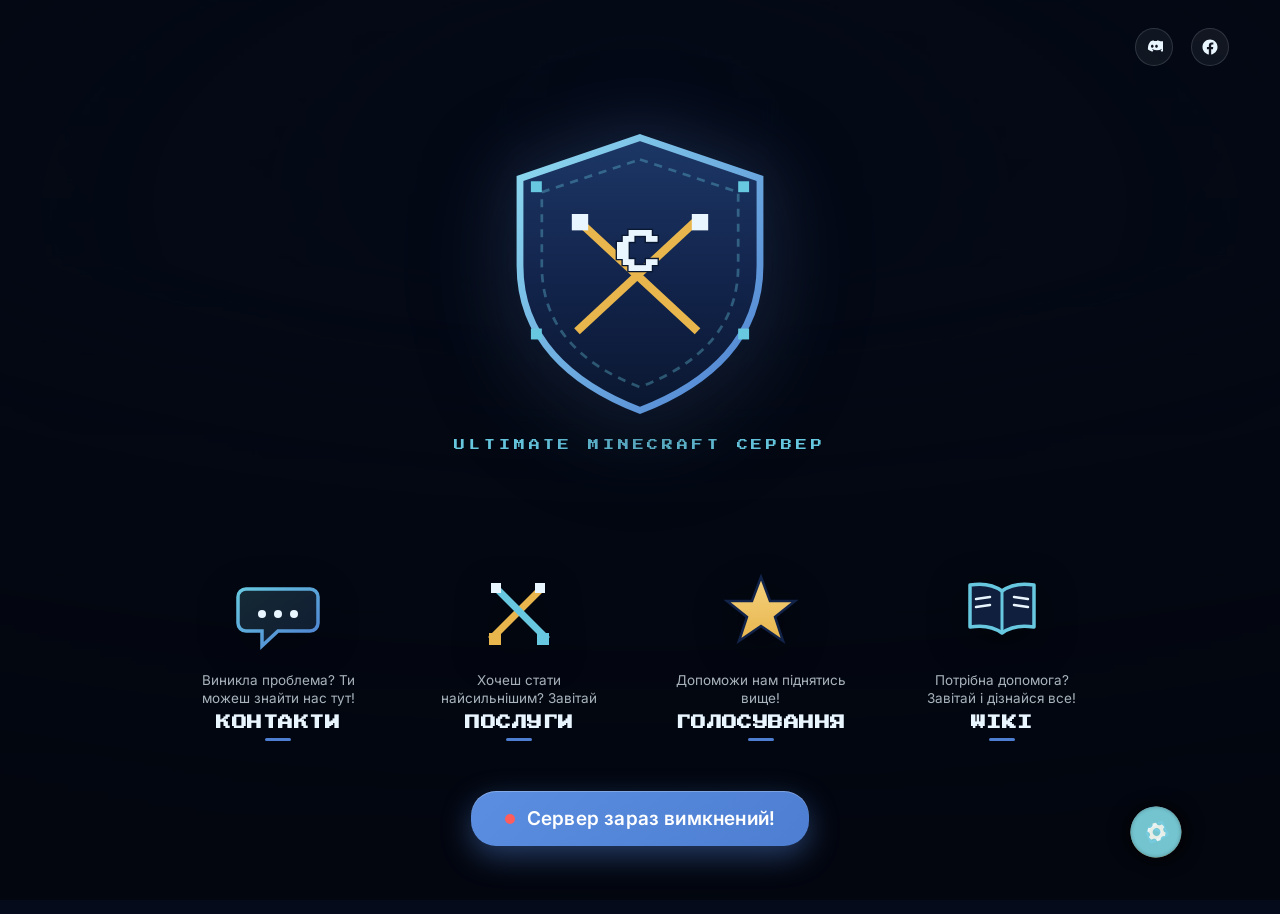
<file: index.html>
<!DOCTYPE html>
<html lang="uk">
<head>
<meta charset="UTF-8">
<meta name="viewport" content="width=device-width, initial-scale=1.0">
<title>Chetos.lt — Ultimate Minecraft Сервер</title>
<link rel="preconnect" href="https://fonts.googleapis.com">
<link rel="preconnect" href="https://fonts.gstatic.com" crossorigin>
<link href="https://fonts.googleapis.com/css2?family=Inter:wght@400;500;600;700&family=Press+Start+2P&display=swap" rel="stylesheet">
<link rel="stylesheet" href="style.css">
<link rel="stylesheet" href="widget.css">
</head>
<body>

<section class="hero">
  <div class="hero__bg"></div>

  <nav class="topbar" aria-label="Соціальні мережі">
    <a href="#" aria-label="Discord" target="_blank" rel="noopener">
      <svg viewBox="0 0 24 24"><path d="M20.317 4.369A19.79 19.79 0 0 0 16.558 3c-.211.375-.406.755-.582 1.14a18.27 18.27 0 0 0-4.052 0A12.9 12.9 0 0 0 11.34 3a19.9 19.9 0 0 0-3.76 1.37C4.4 8.06 3.68 11.65 3.94 15.19a19.9 19.9 0 0 0 5.99 3.02c.48-.65.91-1.35 1.28-2.08a12.9 12.9 0 0 1-2.02-.97c.17-.12.33-.25.49-.38a14.2 14.2 0 0 0 12.65 0c.16.13.32.26.49.38-.64.38-1.32.71-2.02.97.37.73.8 1.43 1.28 2.08a19.86 19.86 0 0 0 6-3.02c.36-4.2-.63-7.76-3.77-10.82ZM9.68 13.02c-.99 0-1.8-.9-1.8-2.01 0-1.11.79-2.01 1.8-2.01 1.02 0 1.83.91 1.8 2.01 0 1.11-.79 2.01-1.8 2.01Zm5.65 0c-.99 0-1.8-.9-1.8-2.01 0-1.11.79-2.01 1.8-2.01 1.02 0 1.83.91 1.8 2.01 0 1.11-.78 2.01-1.8 2.01Z"/></svg>
    </a>
    <a href="#" aria-label="Facebook" target="_blank" rel="noopener">
      <svg viewBox="0 0 24 24"><path d="M22 12.06C22 6.5 17.52 2 12 2S2 6.5 2 12.06C2 17.08 5.66 21.23 10.44 22v-7.03H7.9v-2.91h2.54V9.85c0-2.5 1.49-3.89 3.77-3.89 1.09 0 2.24.2 2.24.2v2.46h-1.26c-1.24 0-1.63.77-1.63 1.56v1.88h2.78l-.44 2.91h-2.34V22C18.34 21.23 22 17.08 22 12.06Z"/></svg>
    </a>
  </nav>

  <div class="brand">
    <svg class="brand__logo" viewBox="0 0 220 220" xmlns="http://www.w3.org/2000/svg" role="img" aria-label="Емблема Chetos.lt">
      <defs>
        <linearGradient id="logoFill" x1="0" y1="0" x2="0" y2="1">
          <stop offset="0%" stop-color="#1c3766"/>
          <stop offset="55%" stop-color="#12234a"/>
          <stop offset="100%" stop-color="#0a1730"/>
        </linearGradient>
        <linearGradient id="logoRim" x1="0" y1="0" x2="1" y2="1">
          <stop offset="0%" stop-color="#8fdcf0"/>
          <stop offset="100%" stop-color="#4d7ed1"/>
        </linearGradient>
      </defs>

      <!-- shield -->
      <path d="M110 10 L198 40 V104 C198 156 162 190 110 210 C58 190 22 156 22 104 V40 Z"
            fill="url(#logoFill)" stroke="url(#logoRim)" stroke-width="5"/>

      <!-- inner pixel border -->
      <path d="M110 26 L182 50 V104 C182 148 154 176 110 193 C66 176 38 148 38 104 V50 Z"
            fill="none" stroke="#67c8e0" stroke-opacity="0.35" stroke-width="2" stroke-dasharray="6 5"/>

      <!-- crossed pixel swords -->
      <g stroke="#e8b64d" stroke-width="6" stroke-linecap="square">
        <line x1="66" y1="150" x2="150" y2="72"/>
        <line x1="150" y1="150" x2="66" y2="72"/>
      </g>
      <g fill="#eaf6ff">
        <rect x="60" y="66" width="12" height="12"/>
        <rect x="148" y="66" width="12" height="12"/>
      </g>

      <!-- monogram -->
      <text x="110" y="112" text-anchor="middle" font-family="'Press Start 2P', monospace"
            font-size="34" fill="#eaf6ff" stroke="#0a1730" stroke-width="2" paint-order="stroke">C</text>

      <!-- corner pixel accents -->
      <rect x="30" y="42" width="8" height="8" fill="#67c8e0"/>
      <rect x="182" y="42" width="8" height="8" fill="#67c8e0"/>
      <rect x="30" y="150" width="8" height="8" fill="#67c8e0"/>
      <rect x="182" y="150" width="8" height="8" fill="#67c8e0"/>
    </svg>
    <p class="brand__eyebrow">Ultimate Minecraft Сервер</p>
  </div>

  <div class="features">
    <a class="feature" href="#kontakty">
      <div class="feature__icon-wrap">
        <svg viewBox="0 0 92 92" role="img" aria-label="Іконка контактів">
          <defs>
            <linearGradient id="icoContact" x1="0" y1="0" x2="1" y2="1">
              <stop offset="0%" stop-color="#67c8e0"/>
              <stop offset="100%" stop-color="#4d7ed1"/>
            </linearGradient>
          </defs>
          <path d="M14 24h64a8 8 0 0 1 8 8v26a8 8 0 0 1-8 8H46l-16 15v-15H14a8 8 0 0 1-8-8V32a8 8 0 0 1 8-8Z"
                fill="url(#icoContact)" fill-opacity="0.18" stroke="url(#icoContact)" stroke-width="3.5"/>
          <circle cx="30" cy="49" r="4" fill="#eaf6ff"/>
          <circle cx="46" cy="49" r="4" fill="#eaf6ff"/>
          <circle cx="62" cy="49" r="4" fill="#eaf6ff"/>
        </svg>
      </div>
      <p class="feature__hint">Виникла проблема? Ти можеш знайти нас тут!</p>
      <h3 class="feature__title">Контакти</h3>
    </a>

    <a class="feature" href="posluhy.html">
      <div class="feature__icon-wrap">
        <svg viewBox="0 0 92 92" role="img" aria-label="Іконка послуг">
          <g stroke-linecap="square">
            <line x1="20" y1="72" x2="66" y2="26" stroke="#e8b64d" stroke-width="7"/>
            <rect x="16" y="68" width="12" height="12" fill="#e8b64d"/>
            <rect x="62" y="18" width="10" height="10" fill="#eaf6ff"/>
            <line x1="72" y1="72" x2="26" y2="26" stroke="#67c8e0" stroke-width="7"/>
            <rect x="64" y="68" width="12" height="12" fill="#67c8e0"/>
            <rect x="18" y="18" width="10" height="10" fill="#eaf6ff"/>
          </g>
        </svg>
      </div>
      <p class="feature__hint">Хочеш стати найсильнішим? Завітай</p>
      <h3 class="feature__title">Послуги</h3>
    </a>

    <a class="feature" href="holosuvannia.html">
      <div class="feature__icon-wrap">
        <svg viewBox="0 0 92 92" role="img" aria-label="Іконка голосування">
          <defs>
            <linearGradient id="icoVote" x1="0" y1="0" x2="0" y2="1">
              <stop offset="0%" stop-color="#f4d17e"/>
              <stop offset="100%" stop-color="#e8b64d"/>
            </linearGradient>
          </defs>
          <path d="M46 12 L55 36 L80 36 L60 52 L68 76 L46 61 L24 76 L32 52 L12 36 L37 36 Z"
                fill="url(#icoVote)" stroke="#12234a" stroke-width="2.5"/>
        </svg>
      </div>
      <p class="feature__hint">Допоможи нам піднятись вище!</p>
      <h3 class="feature__title">Голосування</h3>
    </a>

    <a class="feature" href="#wiki">
      <div class="feature__icon-wrap">
        <svg viewBox="0 0 92 92" role="img" aria-label="Іконка Wiki">
          <path d="M46 26c-8-6-20-8-32-6v42c12-2 24 0 32 6c8-6 20-8 32-6V20c-12-2-24 0-32 6Z"
                fill="#101f3d" stroke="#67c8e0" stroke-width="3.5" stroke-linejoin="round"/>
          <line x1="46" y1="26" x2="46" y2="68" stroke="#67c8e0" stroke-width="3"/>
          <line x1="20" y1="34" x2="34" y2="32" stroke="#eaf6ff" stroke-width="2.5" stroke-linecap="round"/>
          <line x1="20" y1="42" x2="34" y2="40" stroke="#eaf6ff" stroke-width="2.5" stroke-linecap="round"/>
          <line x1="58" y1="32" x2="72" y2="34" stroke="#eaf6ff" stroke-width="2.5" stroke-linecap="round"/>
          <line x1="58" y1="40" x2="72" y2="42" stroke="#eaf6ff" stroke-width="2.5" stroke-linecap="round"/>
        </svg>
      </div>
      <p class="feature__hint">Потрібна допомога? Завітай і дізнайся все!</p>
      <h3 class="feature__title">Wiki</h3>
    </a>
  </div>

  <div class="status-wrap">
    <div class="status">
      <span class="status__dot"></span>
      Сервер зараз вимкнений!
    </div>
  </div>
</section>

<!-- Швидкі дії: плаваюче віяло-меню -->
<div class="qa-fan-wrap">
  <div class="qa-fan">
    <div class="qa-touch qa-touch--left" aria-hidden="true"></div>
    <div class="qa-touch qa-touch--middle" aria-hidden="true"></div>
    <div class="qa-touch qa-touch--right" aria-hidden="true"></div>

    <button type="button" class="qa-btn qa-btn--refresh" title="Оновити сторінку" aria-label="Оновити сторінку" onclick="location.reload()">
      <svg class="qa-icon" viewBox="0 0 1024 1024" xmlns="http://www.w3.org/2000/svg">
        <path d="M446.208 566.72h369.28c-2.944 103.808-39.36 190.72-109.376 260.736s-156.608 106.432-259.904 109.376c-103.808-2.944-190.72-39.36-260.736-109.376s-106.432-156.928-109.376-260.736c2.944-103.232 39.36-189.888 109.376-259.904S342.4 200.448 446.208 197.504v369.216z m383.296-383.232c70.016 70.016 106.432 156.928 109.376 260.736H568.704V74.112c103.872 2.944 190.784 39.36 260.8 109.376z" fill="#ffffff"></path>
      </svg>
    </button>

    <button type="button" class="qa-btn qa-btn--copy" title="Скопіювати IP сервера" aria-label="Скопіювати IP сервера" onclick="qaCopyIP()">
      <svg class="qa-icon" viewBox="0 0 1024 1024" xmlns="http://www.w3.org/2000/svg">
        <path d="M773.907692 992.768h-590.76923c-48.864492 0-88.615385-39.754831-88.615385-88.615385V120.032492c0-48.852677 39.743015-88.615385 88.599631-88.631138l379.076923-0.169354h0.047261c35.233477 0 78.217846 18.699815 102.230646 44.480985l158.0032 169.621661C845.686154 270.245415 862.523077 313.040738 862.523077 347.096615v300.780308c0 27.1872-22.043569 49.230769-49.230769 49.230769s-49.230769-22.043569-49.23077-49.230769V347.096615c0-9.168738-7.388554-27.951262-13.627076-34.650584l-158.011077-169.6256c-5.490215-5.891938-22.122338-13.126892-30.176493-13.126893h-0.003938L192.984615 129.858954V894.306462h571.076923V805.415385c0-27.1872 22.043569-49.230769 49.23077-49.23077s49.230769 22.043569 49.230769 49.23077v98.73723c0 48.864492-39.754831 88.615385-88.615385 88.615385z" fill="#ffffff"></path>
        <path d="M414.802708 753.829415a49.092923 49.092923 0 0 1-34.812062-14.418707l-90.289231-90.285293c-19.223631-19.223631-19.227569-50.396554 0-69.624123 19.223631-19.223631 50.396554-19.223631 69.624123 0l55.47717 55.473231 187.7504-187.746461c19.227569-19.223631 50.396554-19.219692 69.624123 0 19.227569 19.227569 19.227569 50.396554 0 69.624123l-222.562462 222.558523a49.073231 49.073231 0 0 1-34.812061 14.418707z" fill="#ffffff"></path>
      </svg>
    </button>

    <button type="button" class="qa-btn qa-btn--discord" title="Наш Discord" aria-label="Приєднатися до Discord" onclick="qaOpenDiscord()">
      <svg class="qa-icon" viewBox="0 0 1024 1024" xmlns="http://www.w3.org/2000/svg">
        <path d="M793.6 678.4c29.866667-51.2 81.066667-76.8 132.266667-72.533333 8.533333-29.866667 12.8-64 12.8-98.133334 0-29.866667-4.266667-59.733333-8.533334-85.333333-51.2 8.533333-106.666667-21.333333-136.533333-72.533333-29.866667-51.2-25.6-115.2 8.533333-153.6-46.933333-42.666667-98.133333-72.533333-157.866666-93.866667-17.066667 51.2-68.266667 85.333333-132.266667 85.333333s-110.933333-34.133333-132.266667-85.333333c-59.733333 21.333333-110.933333 55.466667-157.866666 98.133333 34.133333 42.666667 38.4 102.4 8.533333 153.6-29.866667 51.2-85.333333 76.8-136.533333 68.266667-4.266667 29.866667-8.533333 59.733333-8.533334 89.6 0 34.133333 4.266667 64 12.8 93.866667 51.2-4.266667 102.4 21.333333 132.266667 72.533333 25.6 51.2 25.6 106.666667-4.266667 149.333333 46.933333 42.666667 98.133333 72.533333 157.866667 89.6 21.333333-46.933333 68.266667-76.8 128-76.8s106.666667 29.866667 128 76.8c59.733333-17.066667 110.933333-51.2 157.866667-89.6-29.866667-42.666667-34.133333-98.133333-4.266667-149.333333z m-281.6 17.066667c-102.4 0-183.466667-81.066667-183.466667-183.466667S409.6 328.533333 512 328.533333s183.466667 81.066667 183.466667 183.466667-81.066667 183.466667-183.466667 183.466667z" fill="#ffffff"></path>
      </svg>
    </button>
  </div>
</div>
<div class="qa-toast" id="qaToast" role="status" aria-live="polite"></div>

<script src="widget.js"></script>
</body>
</html>
</file>
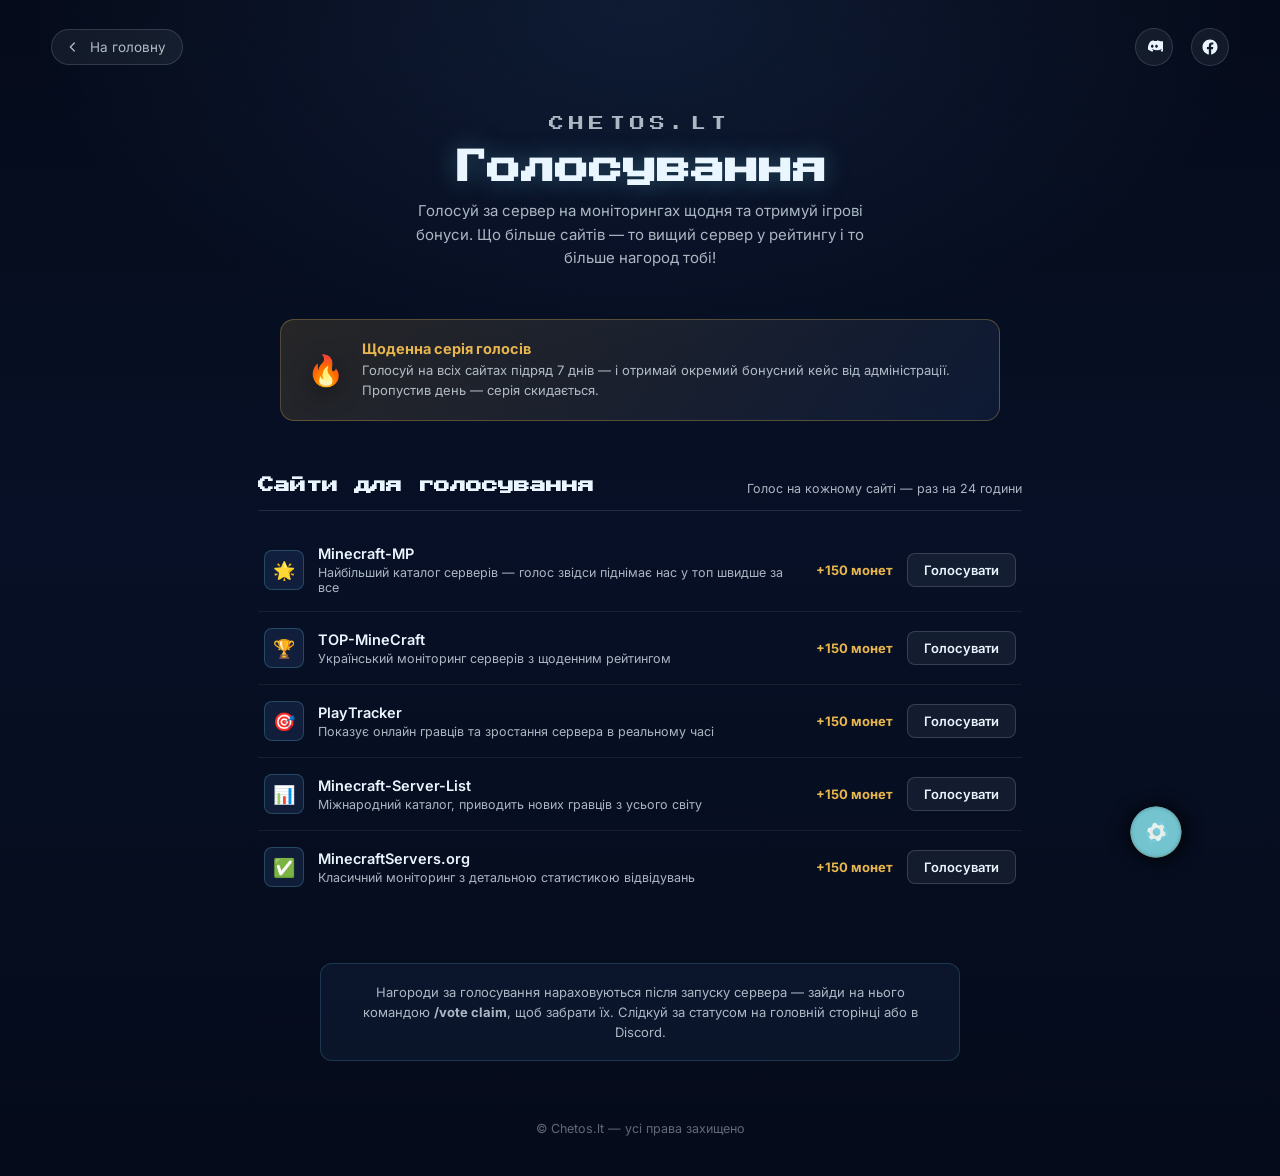
<file: Holosuvannia.html>
<!DOCTYPE html>
<html lang="uk">
<head>
<meta charset="UTF-8">
<meta name="viewport" content="width=device-width, initial-scale=1.0">
<title>Голосування — Chetos.lt</title>
<link rel="preconnect" href="https://fonts.googleapis.com">
<link rel="preconnect" href="https://fonts.gstatic.com" crossorigin>
<link href="https://fonts.googleapis.com/css2?family=Inter:wght@400;500;600;700&family=Press+Start+2P&display=swap" rel="stylesheet">
<link rel="stylesheet" href="holosuvannia.css">
<link rel="stylesheet" href="widget.css">
</head>
<body>

<nav class="topbar">
  <a class="topbar__back" href="index.html">
    <svg viewBox="0 0 24 24"><path d="M15.5 19a1 1 0 0 1-.7-.29l-6-6a1 1 0 0 1 0-1.42l6-6a1 1 0 1 1 1.4 1.42L10.91 12l5.29 5.29A1 1 0 0 1 15.5 19Z"/></svg>
    На головну
  </a>
  <div class="topbar__social">
    <a href="#" aria-label="Discord" target="_blank" rel="noopener">
      <svg viewBox="0 0 24 24"><path d="M20.317 4.369A19.79 19.79 0 0 0 16.558 3c-.211.375-.406.755-.582 1.14a18.27 18.27 0 0 0-4.052 0A12.9 12.9 0 0 0 11.34 3a19.9 19.9 0 0 0-3.76 1.37C4.4 8.06 3.68 11.65 3.94 15.19a19.9 19.9 0 0 0 5.99 3.02c.48-.65.91-1.35 1.28-2.08a12.9 12.9 0 0 1-2.02-.97c.17-.12.33-.25.49-.38a14.2 14.2 0 0 0 12.65 0c.16.13.32.26.49.38-.64.38-1.32.71-2.02.97.37.73.8 1.43 1.28 2.08a19.86 19.86 0 0 0 6-3.02c.36-4.2-.63-7.76-3.77-10.82ZM9.68 13.02c-.99 0-1.8-.9-1.8-2.01 0-1.11.79-2.01 1.8-2.01 1.02 0 1.83.91 1.8 2.01 0 1.11-.79 2.01-1.8 2.01Zm5.65 0c-.99 0-1.8-.9-1.8-2.01 0-1.11.79-2.01 1.8-2.01 1.02 0 1.83.91 1.8 2.01 0 1.11-.78 2.01-1.8 2.01Z"/></svg>
    </a>
    <a href="#" aria-label="Facebook" target="_blank" rel="noopener">
      <svg viewBox="0 0 24 24"><path d="M22 12.06C22 6.5 17.52 2 12 2S2 6.5 2 12.06C2 17.08 5.66 21.23 10.44 22v-7.03H7.9v-2.91h2.54V9.85c0-2.5 1.49-3.89 3.77-3.89 1.09 0 2.24.2 2.24.2v2.46h-1.26c-1.24 0-1.63.77-1.63 1.56v1.88h2.78l-.44 2.91h-2.34V22C18.34 21.23 22 17.08 22 12.06Z"/></svg>
    </a>
  </div>
</nav>

<header class="page-head">
  <p class="page-head__eyebrow">Chetos.lt</p>
  <h1>Голосування</h1>
  <p>Голосуй за сервер на моніторингах щодня та отримуй ігрові бонуси. Що більше сайтів — то вищий сервер у рейтингу і то більше нагород тобі!</p>
</header>

<div class="streak">
  <div class="streak__icon">🔥</div>
  <div class="streak__text">
    <h3>Щоденна серія голосів</h3>
    <p>Голосуй на всіх сайтах підряд 7 днів — і отримай окремий бонусний кейс від адміністрації. Пропустив день — серія скидається.</p>
  </div>
</div>

<section class="items">
  <div class="items__head">
    <h2>Сайти для голосування</h2>
    <span>Голос на кожному сайті — раз на 24 години</span>
  </div>

  <div class="item-row">
    <div class="item-row__left">
      <div class="item-row__icon">🌟</div>
      <div>
        <p class="item-row__name">Minecraft-MP</p>
        <p class="item-row__desc">Найбільший каталог серверів — голос звідси піднімає нас у топ швидше за все</p>
      </div>
    </div>
    <div class="item-row__right">
      <span class="item-row__price">+150 монет</span>
      <a class="item-row__btn" href="#" target="_blank" rel="noopener">Голосувати</a>
    </div>
  </div>

  <div class="item-row">
    <div class="item-row__left">
      <div class="item-row__icon">🏆</div>
      <div>
        <p class="item-row__name">TOP-MineCraft</p>
        <p class="item-row__desc">Український моніторинг серверів з щоденним рейтингом</p>
      </div>
    </div>
    <div class="item-row__right">
      <span class="item-row__price">+150 монет</span>
      <a class="item-row__btn" href="#" target="_blank" rel="noopener">Голосувати</a>
    </div>
  </div>

  <div class="item-row">
    <div class="item-row__left">
      <div class="item-row__icon">🎯</div>
      <div>
        <p class="item-row__name">PlayTracker</p>
        <p class="item-row__desc">Показує онлайн гравців та зростання сервера в реальному часі</p>
      </div>
    </div>
    <div class="item-row__right">
      <span class="item-row__price">+150 монет</span>
      <a class="item-row__btn" href="#" target="_blank" rel="noopener">Голосувати</a>
    </div>
  </div>

  <div class="item-row">
    <div class="item-row__left">
      <div class="item-row__icon">📊</div>
      <div>
        <p class="item-row__name">Minecraft-Server-List</p>
        <p class="item-row__desc">Міжнародний каталог, приводить нових гравців з усього світу</p>
      </div>
    </div>
    <div class="item-row__right">
      <span class="item-row__price">+150 монет</span>
      <a class="item-row__btn" href="#" target="_blank" rel="noopener">Голосувати</a>
    </div>
  </div>

  <div class="item-row">
    <div class="item-row__left">
      <div class="item-row__icon">✅</div>
      <div>
        <p class="item-row__name">MinecraftServers.org</p>
        <p class="item-row__desc">Класичний моніторинг з детальною статистикою відвідувань</p>
      </div>
    </div>
    <div class="item-row__right">
      <span class="item-row__price">+150 монет</span>
      <a class="item-row__btn" href="#" target="_blank" rel="noopener">Голосувати</a>
    </div>
  </div>
</section>

<p class="note">Нагороди за голосування нараховуються після запуску сервера — зайди на нього командою <strong>/vote claim</strong>, щоб забрати їх. Слідкуй за статусом на головній сторінці або в Discord.</p>

<footer>© Chetos.lt — усі права захищено</footer>

<!-- Швидкі дії: плаваюче віяло-меню -->
<div class="qa-fan-wrap">
  <div class="qa-fan">
    <div class="qa-touch qa-touch--left" aria-hidden="true"></div>
    <div class="qa-touch qa-touch--middle" aria-hidden="true"></div>
    <div class="qa-touch qa-touch--right" aria-hidden="true"></div>

    <button type="button" class="qa-btn qa-btn--refresh" title="На головну" aria-label="Перейти на головну сторінку" onclick="window.location.href='index.html'">
      <svg class="qa-icon" viewBox="0 0 24 24" xmlns="http://www.w3.org/2000/svg">
        <path d="M10 20v-6h4v6h5v-8h3L12 3 2 12h3v8z" fill="#ffffff"></path>
      </svg>
    </button>

    <button type="button" class="qa-btn qa-btn--copy" title="Скопіювати IP сервера" aria-label="Скопіювати IP сервера" onclick="qaCopyIP()">
      <svg class="qa-icon" viewBox="0 0 1024 1024" xmlns="http://www.w3.org/2000/svg">
        <path d="M773.907692 992.768h-590.76923c-48.864492 0-88.615385-39.754831-88.615385-88.615385V120.032492c0-48.852677 39.743015-88.615385 88.599631-88.631138l379.076923-0.169354h0.047261c35.233477 0 78.217846 18.699815 102.230646 44.480985l158.0032 169.621661C845.686154 270.245415 862.523077 313.040738 862.523077 347.096615v300.780308c0 27.1872-22.043569 49.230769-49.230769 49.230769s-49.230769-22.043569-49.23077-49.230769V347.096615c0-9.168738-7.388554-27.951262-13.627076-34.650584l-158.011077-169.6256c-5.490215-5.891938-22.122338-13.126892-30.176493-13.126893h-0.003938L192.984615 129.858954V894.306462h571.076923V805.415385c0-27.1872 22.043569-49.230769 49.23077-49.23077s49.230769 22.043569 49.230769 49.23077v98.73723c0 48.864492-39.754831 88.615385-88.615385 88.615385z" fill="#ffffff"></path>
        <path d="M414.802708 753.829415a49.092923 49.092923 0 0 1-34.812062-14.418707l-90.289231-90.285293c-19.223631-19.223631-19.227569-50.396554 0-69.624123 19.223631-19.223631 50.396554-19.223631 69.624123 0l55.47717 55.473231 187.7504-187.746461c19.227569-19.223631 50.396554-19.219692 69.624123 0 19.227569 19.227569 19.227569 50.396554 0 69.624123l-222.562462 222.558523a49.073231 49.073231 0 0 1-34.812061 14.418707z" fill="#ffffff"></path>
      </svg>
    </button>

    <button type="button" class="qa-btn qa-btn--discord" title="Наш Discord" aria-label="Приєднатися до Discord" onclick="qaOpenDiscord()">
      <svg class="qa-icon" viewBox="0 0 1024 1024" xmlns="http://www.w3.org/2000/svg">
        <path d="M793.6 678.4c29.866667-51.2 81.066667-76.8 132.266667-72.533333 8.533333-29.866667 12.8-64 12.8-98.133334 0-29.866667-4.266667-59.733333-8.533334-85.333333-51.2 8.533333-106.666667-21.333333-136.533333-72.533333-29.866667-51.2-25.6-115.2 8.533333-153.6-46.933333-42.666667-98.133333-72.533333-157.866666-93.866667-17.066667 51.2-68.266667 85.333333-132.266667 85.333333s-110.933333-34.133333-132.266667-85.333333c-59.733333 21.333333-110.933333 55.466667-157.866666 98.133333 34.133333 42.666667 38.4 102.4 8.533333 153.6-29.866667 51.2-85.333333 76.8-136.533333 68.266667-4.266667 29.866667-8.533333 59.733333-8.533334 89.6 0 34.133333 4.266667 64 12.8 93.866667 51.2-4.266667 102.4 21.333333 132.266667 72.533333 25.6 51.2 25.6 106.666667-4.266667 149.333333 46.933333 42.666667 98.133333 72.533333 157.866667 89.6 21.333333-46.933333 68.266667-76.8 128-76.8s106.666667 29.866667 128 76.8c59.733333-17.066667 110.933333-51.2 157.866667-89.6-29.866667-42.666667-34.133333-98.133333-4.266667-149.333333z m-281.6 17.066667c-102.4 0-183.466667-81.066667-183.466667-183.466667S409.6 328.533333 512 328.533333s183.466667 81.066667 183.466667 183.466667-81.066667 183.466667-183.466667 183.466667z" fill="#ffffff"></path>
      </svg>
    </button>
  </div>
</div>
<div class="qa-toast" id="qaToast" role="status" aria-live="polite"></div>

<script src="widget.js"></script>
</body>
</html>
</file>
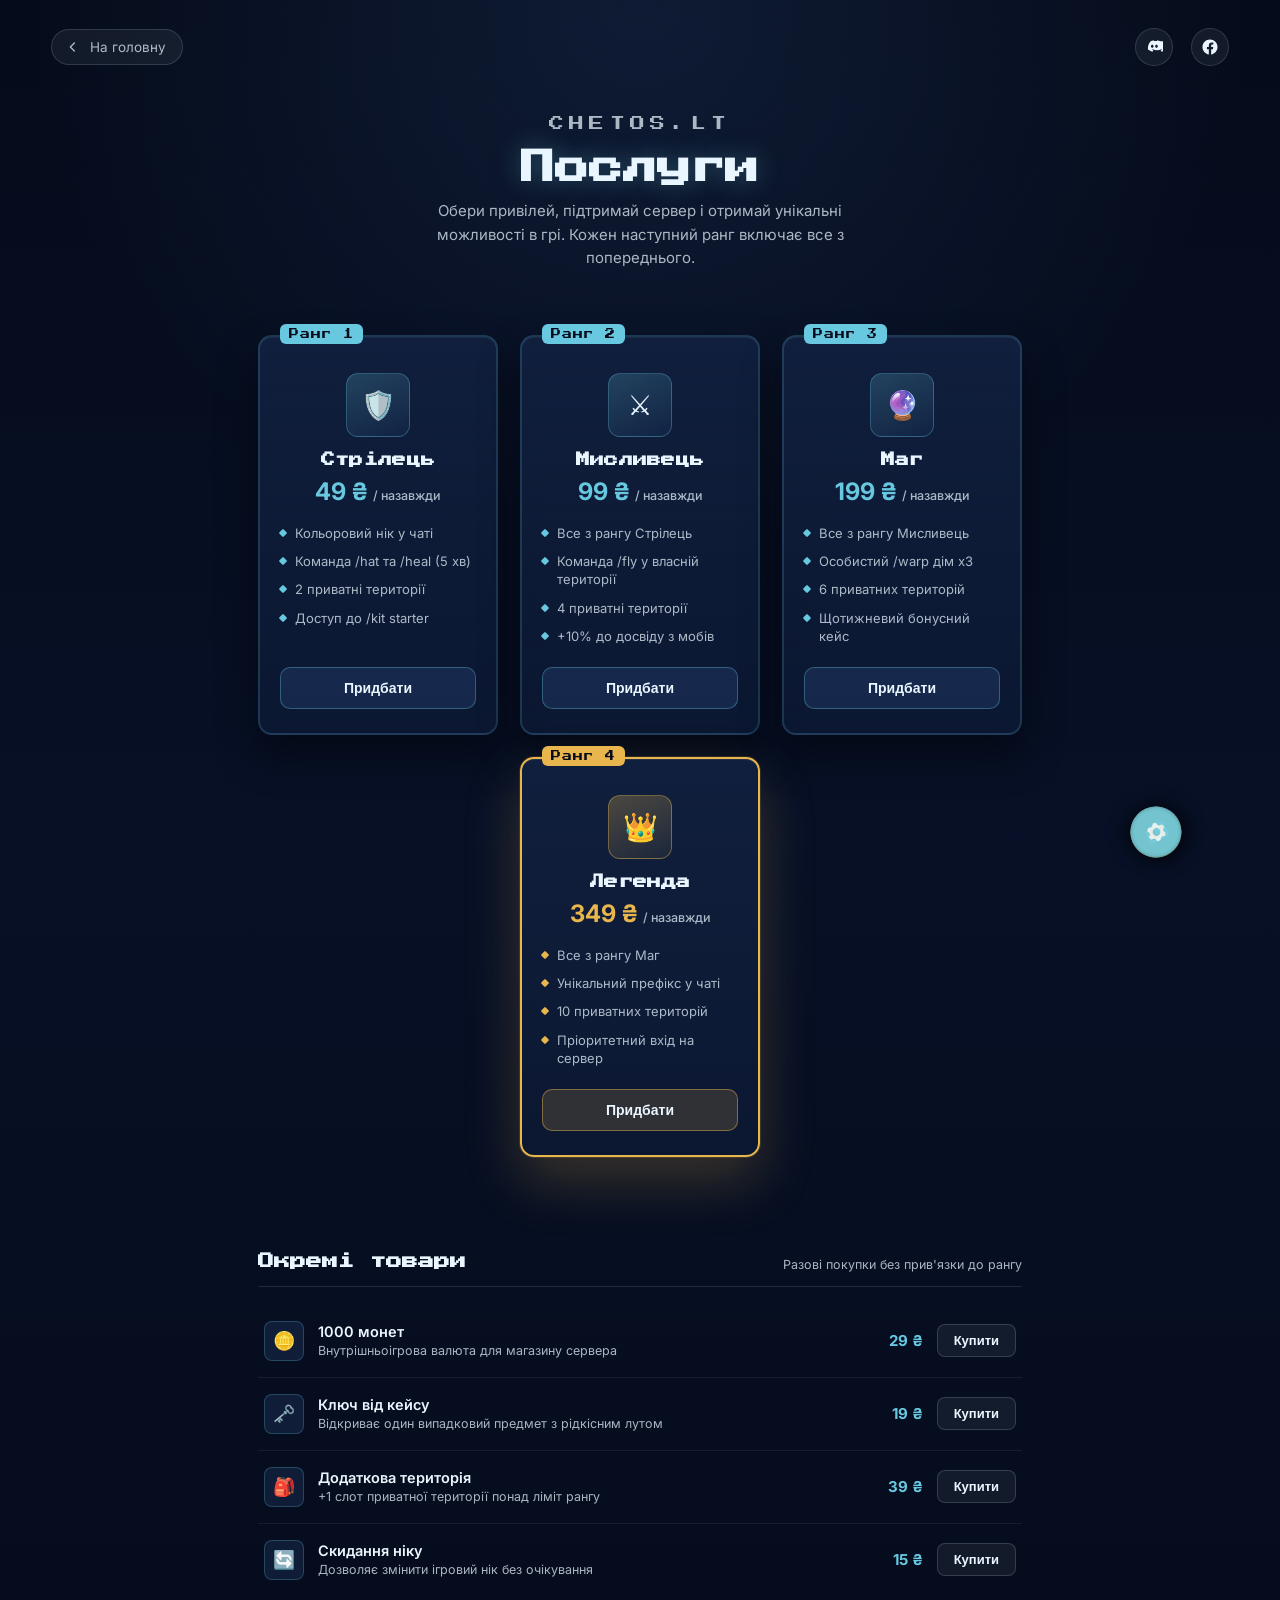
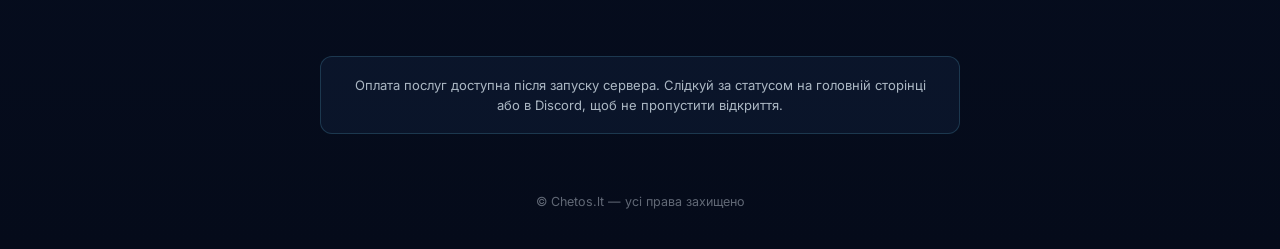
<file: posluhy.html>
<!DOCTYPE html>
<html lang="uk">
<head>
<meta charset="UTF-8">
<meta name="viewport" content="width=device-width, initial-scale=1.0">
<title>Послуги — Chetos.lt</title>
<link rel="preconnect" href="https://fonts.googleapis.com">
<link rel="preconnect" href="https://fonts.gstatic.com" crossorigin>
<link href="https://fonts.googleapis.com/css2?family=Inter:wght@400;500;600;700&family=Press+Start+2P&display=swap" rel="stylesheet">
<link rel="stylesheet" href="posluhy.css">
<link rel="stylesheet" href="widget.css">
</head>
<body>

<nav class="topbar">
  <a class="topbar__back" href="index.html">
    <svg viewBox="0 0 24 24"><path d="M15.5 19a1 1 0 0 1-.7-.29l-6-6a1 1 0 0 1 0-1.42l6-6a1 1 0 1 1 1.4 1.42L10.91 12l5.29 5.29A1 1 0 0 1 15.5 19Z"/></svg>
    На головну
  </a>
  <div class="topbar__social">
    <a href="#" aria-label="Discord" target="_blank" rel="noopener">
      <svg viewBox="0 0 24 24"><path d="M20.317 4.369A19.79 19.79 0 0 0 16.558 3c-.211.375-.406.755-.582 1.14a18.27 18.27 0 0 0-4.052 0A12.9 12.9 0 0 0 11.34 3a19.9 19.9 0 0 0-3.76 1.37C4.4 8.06 3.68 11.65 3.94 15.19a19.9 19.9 0 0 0 5.99 3.02c.48-.65.91-1.35 1.28-2.08a12.9 12.9 0 0 1-2.02-.97c.17-.12.33-.25.49-.38a14.2 14.2 0 0 0 12.65 0c.16.13.32.26.49.38-.64.38-1.32.71-2.02.97.37.73.8 1.43 1.28 2.08a19.86 19.86 0 0 0 6-3.02c.36-4.2-.63-7.76-3.77-10.82ZM9.68 13.02c-.99 0-1.8-.9-1.8-2.01 0-1.11.79-2.01 1.8-2.01 1.02 0 1.83.91 1.8 2.01 0 1.11-.79 2.01-1.8 2.01Zm5.65 0c-.99 0-1.8-.9-1.8-2.01 0-1.11.79-2.01 1.8-2.01 1.02 0 1.83.91 1.8 2.01 0 1.11-.78 2.01-1.8 2.01Z"/></svg>
    </a>
    <a href="#" aria-label="Facebook" target="_blank" rel="noopener">
      <svg viewBox="0 0 24 24"><path d="M22 12.06C22 6.5 17.52 2 12 2S2 6.5 2 12.06C2 17.08 5.66 21.23 10.44 22v-7.03H7.9v-2.91h2.54V9.85c0-2.5 1.49-3.89 3.77-3.89 1.09 0 2.24.2 2.24.2v2.46h-1.26c-1.24 0-1.63.77-1.63 1.56v1.88h2.78l-.44 2.91h-2.34V22C18.34 21.23 22 17.08 22 12.06Z"/></svg>
    </a>
  </div>
</nav>

<header class="page-head">
  <p class="page-head__eyebrow">Chetos.lt</p>
  <h1>Послуги</h1>
  <p>Обери привілей, підтримай сервер і отримай унікальні можливості в грі. Кожен наступний ранг включає все з попереднього.</p>
</header>

<section class="ladder">
  <div class="rank">
    <span class="rank__step">Ранг 1</span>
    <div class="rank__icon">🛡️</div>
    <h3 class="rank__name">Стрілець</h3>
    <p class="rank__price">49 ₴ <span>/ назавжди</span></p>
    <ul class="rank__perks">
      <li>Кольоровий нік у чаті</li>
      <li>Команда /hat та /heal (5 хв)</li>
      <li>2 приватні території</li>
      <li>Доступ до /kit starter</li>
    </ul>
    <button class="rank__buy">Придбати</button>
  </div>

  <div class="rank">
    <span class="rank__step">Ранг 2</span>
    <div class="rank__icon">⚔️</div>
    <h3 class="rank__name">Мисливець</h3>
    <p class="rank__price">99 ₴ <span>/ назавжди</span></p>
    <ul class="rank__perks">
      <li>Все з рангу Стрілець</li>
      <li>Команда /fly у власній території</li>
      <li>4 приватні території</li>
      <li>+10% до досвіду з мобів</li>
    </ul>
    <button class="rank__buy">Придбати</button>
  </div>

  <div class="rank">
    <span class="rank__step">Ранг 3</span>
    <div class="rank__icon">🔮</div>
    <h3 class="rank__name">Маг</h3>
    <p class="rank__price">199 ₴ <span>/ назавжди</span></p>
    <ul class="rank__perks">
      <li>Все з рангу Мисливець</li>
      <li>Особистий /warp дім x3</li>
      <li>6 приватних територій</li>
      <li>Щотижневий бонусний кейс</li>
    </ul>
    <button class="rank__buy">Придбати</button>
  </div>

  <div class="rank rank--top">
    <span class="rank__step">Ранг 4</span>
    <div class="rank__icon">👑</div>
    <h3 class="rank__name">Легенда</h3>
    <p class="rank__price">349 ₴ <span>/ назавжди</span></p>
    <ul class="rank__perks">
      <li>Все з рангу Маг</li>
      <li>Унікальний префікс у чаті</li>
      <li>10 приватних територій</li>
      <li>Пріоритетний вхід на сервер</li>
    </ul>
    <button class="rank__buy">Придбати</button>
  </div>
</section>

<section class="items">
  <div class="items__head">
    <h2>Окремі товари</h2>
    <span>Разові покупки без прив'язки до рангу</span>
  </div>

  <div class="item-row">
    <div class="item-row__left">
      <div class="item-row__icon">🪙</div>
      <div>
        <p class="item-row__name">1000 монет</p>
        <p class="item-row__desc">Внутрішньоігрова валюта для магазину сервера</p>
      </div>
    </div>
    <div class="item-row__right">
      <span class="item-row__price">29 ₴</span>
      <button class="item-row__btn">Купити</button>
    </div>
  </div>

  <div class="item-row">
    <div class="item-row__left">
      <div class="item-row__icon">🗝️</div>
      <div>
        <p class="item-row__name">Ключ від кейсу</p>
        <p class="item-row__desc">Відкриває один випадковий предмет з рідкісним лутом</p>
      </div>
    </div>
    <div class="item-row__right">
      <span class="item-row__price">19 ₴</span>
      <button class="item-row__btn">Купити</button>
    </div>
  </div>

  <div class="item-row">
    <div class="item-row__left">
      <div class="item-row__icon">🎒</div>
      <div>
        <p class="item-row__name">Додаткова територія</p>
        <p class="item-row__desc">+1 слот приватної території понад ліміт рангу</p>
      </div>
    </div>
    <div class="item-row__right">
      <span class="item-row__price">39 ₴</span>
      <button class="item-row__btn">Купити</button>
    </div>
  </div>

  <div class="item-row">
    <div class="item-row__left">
      <div class="item-row__icon">🔄</div>
      <div>
        <p class="item-row__name">Скидання ніку</p>
        <p class="item-row__desc">Дозволяє змінити ігровий нік без очікування</p>
      </div>
    </div>
    <div class="item-row__right">
      <span class="item-row__price">15 ₴</span>
      <button class="item-row__btn">Купити</button>
    </div>
  </div>
</section>

<p class="note">Оплата послуг доступна після запуску сервера. Слідкуй за статусом на головній сторінці або в Discord, щоб не пропустити відкриття.</p>

<footer>© Chetos.lt — усі права захищено</footer>

<!-- Швидкі дії: плаваюче віяло-меню -->
<div class="qa-fan-wrap">
  <div class="qa-fan">
    <div class="qa-touch qa-touch--left" aria-hidden="true"></div>
    <div class="qa-touch qa-touch--middle" aria-hidden="true"></div>
    <div class="qa-touch qa-touch--right" aria-hidden="true"></div>

    <button type="button" class="qa-btn qa-btn--refresh" title="На головну" aria-label="Перейти на головну сторінку" onclick="window.location.href='index.html'">
      <svg class="qa-icon" viewBox="0 0 24 24" xmlns="http://www.w3.org/2000/svg">
        <path d="M10 20v-6h4v6h5v-8h3L12 3 2 12h3v8z" fill="#ffffff"></path>
      </svg>
    </button>

    <button type="button" class="qa-btn qa-btn--copy" title="Скопіювати IP сервера" aria-label="Скопіювати IP сервера" onclick="qaCopyIP()">
      <svg class="qa-icon" viewBox="0 0 1024 1024" xmlns="http://www.w3.org/2000/svg">
        <path d="M773.907692 992.768h-590.76923c-48.864492 0-88.615385-39.754831-88.615385-88.615385V120.032492c0-48.852677 39.743015-88.615385 88.599631-88.631138l379.076923-0.169354h0.047261c35.233477 0 78.217846 18.699815 102.230646 44.480985l158.0032 169.621661C845.686154 270.245415 862.523077 313.040738 862.523077 347.096615v300.780308c0 27.1872-22.043569 49.230769-49.230769 49.230769s-49.230769-22.043569-49.23077-49.230769V347.096615c0-9.168738-7.388554-27.951262-13.627076-34.650584l-158.011077-169.6256c-5.490215-5.891938-22.122338-13.126892-30.176493-13.126893h-0.003938L192.984615 129.858954V894.306462h571.076923V805.415385c0-27.1872 22.043569-49.230769 49.23077-49.23077s49.230769 22.043569 49.230769 49.23077v98.73723c0 48.864492-39.754831 88.615385-88.615385 88.615385z" fill="#ffffff"></path>
        <path d="M414.802708 753.829415a49.092923 49.092923 0 0 1-34.812062-14.418707l-90.289231-90.285293c-19.223631-19.223631-19.227569-50.396554 0-69.624123 19.223631-19.223631 50.396554-19.223631 69.624123 0l55.47717 55.473231 187.7504-187.746461c19.227569-19.223631 50.396554-19.219692 69.624123 0 19.227569 19.227569 19.227569 50.396554 0 69.624123l-222.562462 222.558523a49.073231 49.073231 0 0 1-34.812061 14.418707z" fill="#ffffff"></path>
      </svg>
    </button>

    <button type="button" class="qa-btn qa-btn--discord" title="Наш Discord" aria-label="Приєднатися до Discord" onclick="qaOpenDiscord()">
      <svg class="qa-icon" viewBox="0 0 1024 1024" xmlns="http://www.w3.org/2000/svg">
        <path d="M793.6 678.4c29.866667-51.2 81.066667-76.8 132.266667-72.533333 8.533333-29.866667 12.8-64 12.8-98.133334 0-29.866667-4.266667-59.733333-8.533334-85.333333-51.2 8.533333-106.666667-21.333333-136.533333-72.533333-29.866667-51.2-25.6-115.2 8.533333-153.6-46.933333-42.666667-98.133333-72.533333-157.866666-93.866667-17.066667 51.2-68.266667 85.333333-132.266667 85.333333s-110.933333-34.133333-132.266667-85.333333c-59.733333 21.333333-110.933333 55.466667-157.866666 98.133333 34.133333 42.666667 38.4 102.4 8.533333 153.6-29.866667 51.2-85.333333 76.8-136.533333 68.266667-4.266667 29.866667-8.533333 59.733333-8.533334 89.6 0 34.133333 4.266667 64 12.8 93.866667 51.2-4.266667 102.4 21.333333 132.266667 72.533333 25.6 51.2 25.6 106.666667-4.266667 149.333333 46.933333 42.666667 98.133333 72.533333 157.866667 89.6 21.333333-46.933333 68.266667-76.8 128-76.8s106.666667 29.866667 128 76.8c59.733333-17.066667 110.933333-51.2 157.866667-89.6-29.866667-42.666667-34.133333-98.133333-4.266667-149.333333z m-281.6 17.066667c-102.4 0-183.466667-81.066667-183.466667-183.466667S409.6 328.533333 512 328.533333s183.466667 81.066667 183.466667 183.466667-81.066667 183.466667-183.466667 183.466667z" fill="#ffffff"></path>
      </svg>
    </button>
  </div>
</div>
<div class="qa-toast" id="qaToast" role="status" aria-live="polite"></div>

<script src="widget.js"></script>
</body>
</html>
</file>
<file: style.css>
:root{
    --navy-deep: #050b1a;
    --navy: #0d1a33;
    --blue-accent: #4d7ed1;
    --blue-glow: #67c8e0;
    --ice: #eaf6ff;
    --text-dim: rgba(234,246,255,0.72);
  }

  *{ box-sizing: border-box; }

  html,body{
    margin:0;
    padding:0;
    background: var(--navy-deep);
    color: var(--ice);
    font-family: 'Inter', system-ui, sans-serif;
    overflow-x: hidden;
  }

  a{ color:inherit; text-decoration:none; }

  /* ---------- HERO ---------- */
  .hero{
    position: relative;
    min-height: 100svh;
    display:flex;
    flex-direction: column;
    justify-content: space-between;
    isolation: isolate;
  }

  .hero__bg{
    position:absolute;
    inset:0;
    z-index:-2;
    background-image: url('https://www.figma.com/api/mcp/asset/e23c83c8-45e6-40d0-8ba1-96e6a07d89ed.png');
    background-size: cover;
    background-position: center 30%;
    filter: blur(3px) brightness(0.55) saturate(1.1);
    transform: scale(1.03);
  }

  .hero__bg::after{
    content:'';
    position:absolute;
    inset:0;
    background:
      radial-gradient(120% 90% at 50% 8%, rgba(13,26,51,0) 0%, rgba(5,11,26,0.55) 55%, rgba(5,11,26,0.92) 100%),
      linear-gradient(180deg, rgba(5,11,26,0.35) 0%, rgba(5,11,26,0.15) 30%, rgba(5,11,26,0.85) 100%);
  }

  /* ---------- TOP NAV ---------- */
  .topbar{
    display:flex;
    justify-content:flex-end;
    align-items:center;
    gap:18px;
    padding: 28px clamp(20px, 4vw, 64px) 0;
    z-index: 5;
  }

  .topbar a{
    display:flex;
    align-items:center;
    justify-content:center;
    width:38px;
    height:38px;
    border-radius:50%;
    background: rgba(234,246,255,0.06);
    border: 1px solid rgba(234,246,255,0.14);
    transition: background .2s ease, transform .2s ease, border-color .2s ease;
  }
  .topbar a:hover{
    background: rgba(77,126,209,0.35);
    border-color: var(--blue-glow);
    transform: translateY(-2px);
  }
  .topbar svg{ width:18px; height:18px; fill: var(--ice); }

  /* ---------- BRAND / LOGO ---------- */
  .brand{
    flex: 1;
    display:flex;
    flex-direction:column;
    align-items:center;
    justify-content:center;
    text-align:center;
    padding: 10px 20px;
    gap: 6px;
  }

  .brand__logo{
    width: min(300px, 42vw);
    aspect-ratio: 1/1;
    object-fit: contain;
    filter: drop-shadow(0 18px 45px rgba(0,0,0,0.55)) drop-shadow(0 0 30px rgba(77,126,209,0.35));
    animation: float 6s ease-in-out infinite;
  }

  @keyframes float{
    0%,100%{ transform: translateY(0); }
    50%{ transform: translateY(-10px); }
  }

  .brand__eyebrow{
    font-family: 'Press Start 2P', monospace;
    font-size: clamp(9px, 1vw, 11px);
    letter-spacing: 0.35em;
    color: var(--blue-glow);
    text-transform: uppercase;
    margin-top: 10px;
  }

  /* ---------- FEATURE ROW ---------- */
  .features{
    display:flex;
    flex-wrap: wrap;
    justify-content:center;
    align-items:flex-start;
    gap: clamp(20px, 4vw, 70px);
    padding: 30px clamp(16px, 5vw, 64px) 10px;
    z-index: 5;
  }

  .feature{
    display:flex;
    flex-direction:column;
    align-items:center;
    text-align:center;
    width: 190px;
    padding: 14px 10px;
    border-radius: 18px;
    transition: transform .25s ease, background .25s ease;
  }

  .feature:hover{
    transform: translateY(-6px);
    background: rgba(77,126,209,0.10);
  }

  .feature__icon-wrap{
    width: 92px;
    height: 92px;
    display:flex;
    align-items:center;
    justify-content:center;
    margin-bottom: 14px;
    filter: drop-shadow(0 10px 20px rgba(0,0,0,0.45));
    transition: transform .25s ease, filter .25s ease;
  }
  .feature:hover .feature__icon-wrap{
    transform: scale(1.08) rotate(-2deg);
    filter: drop-shadow(0 12px 22px rgba(77,126,209,0.55));
  }

  .feature__icon-wrap img,
  .feature__icon-wrap svg{
    width:100%;
    height:100%;
    object-fit: contain;
  }

  .feature__hint{
    font-size: 13.5px;
    color: var(--text-dim);
    line-height: 1.35;
    margin: 0 0 8px;
    min-height: 36px;
  }

  .feature__title{
    font-family: 'Press Start 2P', monospace;
    font-size: 15px;
    letter-spacing: 0.03em;
    text-transform: uppercase;
    color: var(--ice);
    margin: 0;
    position: relative;
  }

  .feature__title::after{
    content:'';
    display:block;
    width: 26px;
    height: 3px;
    background: var(--blue-accent);
    border-radius: 3px;
    margin: 8px auto 0;
    transition: width .25s ease;
  }
  .feature:hover .feature__title::after{ width: 46px; }

  /* ---------- STATUS BAR ---------- */
  .status-wrap{
    display:flex;
    justify-content:center;
    padding: 26px 20px clamp(40px, 6vh, 70px);
    z-index: 5;
  }

  .status{
    display:inline-flex;
    align-items:center;
    gap: 12px;
    padding: 16px 34px;
    border-radius: 25px;
    background: linear-gradient(135deg, #5b8ee0, #4d7ed1);
    box-shadow: 0 10px 30px rgba(77,126,209,0.45), inset 0 1px 0 rgba(255,255,255,0.25);
    font-size: clamp(15px, 2vw, 19px);
    font-weight: 600;
    color: #fff;
    letter-spacing: 0.01em;
  }

  .status__dot{
    width: 10px;
    height: 10px;
    border-radius: 50%;
    background: #ff5c5c;
    box-shadow: 0 0 0 0 rgba(255,92,92,0.6);
    animation: pulse 1.8s infinite;
    flex-shrink:0;
  }

  @keyframes pulse{
    0%{ box-shadow: 0 0 0 0 rgba(255,92,92,0.55); }
    70%{ box-shadow: 0 0 0 10px rgba(255,92,92,0); }
    100%{ box-shadow: 0 0 0 0 rgba(255,92,92,0); }
  }

  /* ---------- RESPONSIVE ---------- */
  @media (max-width: 640px){
    .features{ gap: 22px 14px; }
    .feature{ width: 42%; }
    .brand__logo{ width: 52vw; }
  }

  @media (prefers-reduced-motion: reduce){
    *{ animation: none !important; transition: none !important; }
  }
</file>
<file: widget.css>
/* ============================================================
   Швидкі дії — плаваюче віяло-меню (адаптовано під тему Chetos.lt)
   Джерело ідеї: Uiverse.io by GreyD097
   ============================================================ */

.qa-fan-wrap{
  position: fixed;
  right: clamp(16px, 4vw, 28px);
  bottom: clamp(16px, 4vh, 28px);
  z-index: 999;
}

.qa-fan{
  position: relative;
  width: 12rem;
  height: 5rem;
  display: flex;
}

.qa-fan .qa-touch{
  position: relative;
  z-index: 60;
  height: 100%;
  flex: 1;
  cursor: pointer;
}

.qa-fan .qa-btn{
  width: 3.2rem;
  height: 3.2rem;
  position: absolute;
  left: 50%;
  top: 50%;
  cursor: pointer;
  border: none;
  border-radius: 50%;
  padding: 0;
  display: flex;
  justify-content: center;
  align-items: center;
  transition: 0.3s;
  opacity: 0.88;
  box-shadow: 0 8px 18px rgba(0,0,0,0.45), inset 0 0 4px rgba(0,0,0,0.3);
}

.qa-fan .qa-icon{
  width: 22px;
  height: 22px;
  opacity: 0.85;
  transition: 0.25s;
  pointer-events: none;
}

/* left button — refresh / reload */
.qa-fan .qa-btn--refresh{
  transform: translate(-50%, -50%) rotate(90deg);
  z-index: 30;
  background: var(--blue-accent, #4d7ed1);
}

/* right button — copy server IP */
.qa-fan .qa-btn--copy{
  transform: translate(-50%, -50%) rotate(-115deg);
  z-index: 40;
  background: var(--gold, #e8b64d);
}

/* middle button — Discord / community (spins) */
.qa-fan .qa-btn--discord{
  transform: translate(-50%, -50%) rotate(-45deg);
  z-index: 50;
  background: var(--blue-glow, #67c8e0);
}
.qa-fan .qa-btn--discord .qa-icon{
  animation: qa-spin 2.2s linear infinite;
  animation-play-state: paused;
}

/* hover / active interactions */
.qa-fan .qa-touch--left:hover ~ .qa-btn--refresh{
  opacity: 1;
  transform: translate(-170%, -50%) rotate(-90deg) scale(1.05);
}
.qa-fan .qa-touch--left:hover ~ .qa-btn--refresh .qa-icon{
  width: 24px;
  opacity: 1;
}
.qa-fan .qa-touch--left:active ~ .qa-btn--refresh{
  transform: translate(-170%, -50%) rotate(-90deg) scale(0.9);
}

.qa-fan .qa-touch--right:hover ~ .qa-btn--copy{
  opacity: 1;
  transform: translate(70%, -50%) rotate(90deg) scale(1.05);
}
.qa-fan .qa-touch--right:hover ~ .qa-btn--copy .qa-icon{
  width: 24px;
  opacity: 1;
}
.qa-fan .qa-touch--right:active ~ .qa-btn--copy{
  transform: translate(70%, -50%) rotate(90deg) scale(0.9);
}

.qa-fan .qa-touch--middle:hover ~ .qa-btn--discord{
  opacity: 1;
  transform: translate(-50%, -50%) rotate(0deg) scale(1.05);
}
.qa-fan .qa-touch--middle:hover ~ .qa-btn--discord .qa-icon{
  width: 24px;
  opacity: 1;
}
.qa-fan .qa-touch--middle:active ~ .qa-btn--discord{
  transform: translate(-50%, -50%) rotate(0deg) scale(0.9);
}

.qa-fan:hover .qa-btn--refresh{ transform: translate(-170%, -50%) rotate(-90deg); }
.qa-fan:hover .qa-btn--copy{ transform: translate(70%, -50%) rotate(90deg); }
.qa-fan:hover .qa-btn--discord{ transform: translate(-50%, -50%) rotate(0deg); }
.qa-fan:hover .qa-btn--discord .qa-icon{ animation-play-state: running; }

@keyframes qa-spin{
  to{ transform: rotate(360deg); }
}

/* toast shown after copying the IP */
.qa-toast{
  position: fixed;
  right: clamp(16px, 4vw, 28px);
  bottom: calc(5rem + clamp(16px, 4vh, 28px) + 14px);
  max-width: min(260px, 60vw);
  background: rgba(16,31,61,0.96);
  border: 1px solid rgba(103,200,224,0.35);
  color: var(--ice, #eaf6ff);
  padding: 9px 16px;
  border-radius: 10px;
  font-size: 13px;
  font-family: 'Inter', system-ui, sans-serif;
  text-align: right;
  opacity: 0;
  transform: translateY(6px);
  transition: opacity .25s ease, transform .25s ease;
  pointer-events: none;
  z-index: 1000;
  box-shadow: 0 10px 26px rgba(0,0,0,0.4);
}
.qa-toast.show{
  opacity: 1;
  transform: translateY(0);
}

@media (max-width: 640px){
  .qa-fan-wrap{ transform: scale(0.82); transform-origin: bottom right; }
}

@media (prefers-reduced-motion: reduce){
  .qa-fan *{ animation: none !important; transition: none !important; }
}
</file>
<file: holosuvannia.css>
:root{
    --navy-deep: #050b1a;
    --navy: #0d1a33;
    --panel: #101f3d;
    --blue-accent: #4d7ed1;
    --blue-glow: #67c8e0;
    --ice: #eaf6ff;
    --text-dim: rgba(234,246,255,0.72);
    --gold: #e8b64d;
  }

  *{ box-sizing: border-box; }

  html,body{
    margin:0;
    padding:0;
    background: var(--navy-deep);
    color: var(--ice);
    font-family: 'Inter', system-ui, sans-serif;
    overflow-x: hidden;
  }

  a{ color:inherit; text-decoration:none; }

  body{
    background-image:
      radial-gradient(80% 50% at 50% 0%, rgba(77,126,209,0.14) 0%, rgba(5,11,26,0) 60%),
      linear-gradient(180deg, var(--navy-deep) 0%, #071026 45%, var(--navy-deep) 100%);
    min-height: 100vh;
  }

  /* ---------- TOP NAV (matches home) ---------- */
  .topbar{
    display:flex;
    justify-content:space-between;
    align-items:center;
    gap:18px;
    padding: 28px clamp(20px, 4vw, 64px) 0;
  }

  .topbar__back{
    display:flex;
    align-items:center;
    gap: 10px;
    font-size: 13.5px;
    color: var(--text-dim);
    padding: 9px 16px 9px 12px;
    border-radius: 999px;
    background: rgba(234,246,255,0.06);
    border: 1px solid rgba(234,246,255,0.14);
    transition: background .2s ease, border-color .2s ease, color .2s ease;
  }
  .topbar__back svg{ width:16px; height:16px; fill:currentColor; }
  .topbar__back:hover{
    background: rgba(77,126,209,0.30);
    border-color: var(--blue-glow);
    color: var(--ice);
  }

  .topbar__social{ display:flex; gap:18px; }
  .topbar__social a{
    display:flex;
    align-items:center;
    justify-content:center;
    width:38px;
    height:38px;
    border-radius:50%;
    background: rgba(234,246,255,0.06);
    border: 1px solid rgba(234,246,255,0.14);
    transition: background .2s ease, transform .2s ease, border-color .2s ease;
  }
  .topbar__social a:hover{
    background: rgba(77,126,209,0.35);
    border-color: var(--blue-glow);
    transform: translateY(-2px);
  }
  .topbar__social svg{ width:18px; height:18px; fill: var(--ice); }

  /* ---------- PAGE HEADER ---------- */
  .page-head{
    text-align:center;
    padding: 46px 20px 10px;
  }
  .page-head__eyebrow{
    font-family: 'Press Start 2P', monospace;
    font-size: clamp(9px, 1vw, 11px);
    letter-spacing: 0.35em;
    color: var(--blue-glow);
    text-transform: uppercase;
  }
  .page-head h1{
    font-family: 'Press Start 2P', monospace;
    font-size: clamp(22px, 4.2vw, 34px);
    margin: 16px 0 14px;
    text-shadow: 0 0 24px rgba(103,200,224,0.35);
  }
  .page-head p{
    max-width: 480px;
    margin: 0 auto;
    color: var(--text-dim);
    font-size: 15px;
    line-height: 1.55;
  }

  /* ---------- STREAK / REWARD BANNER ---------- */
  .streak{
    max-width: 720px;
    margin: 40px auto 0;
    padding: 20px 26px;
    border-radius: 14px;
    display:flex;
    align-items:center;
    gap: 18px;
    background: linear-gradient(135deg, rgba(232,182,77,0.14), rgba(77,126,209,0.10));
    border: 1px solid rgba(232,182,77,0.3);
  }
  .streak__icon{
    font-size: 30px;
    flex-shrink:0;
    filter: drop-shadow(0 6px 12px rgba(0,0,0,0.4));
  }
  .streak__text h3{
    font-size: 14.5px;
    margin: 0 0 4px;
    font-weight: 700;
    color: var(--gold);
  }
  .streak__text p{
    margin:0;
    font-size: 13px;
    color: var(--text-dim);
    line-height: 1.5;
  }

  /* ---------- VOTE LIST (reuses items/item-row pattern) ---------- */
  .items{
    max-width: 860px;
    margin: 56px auto 0;
    padding: 0 clamp(16px, 5vw, 48px);
  }

  .items__head{
    display:flex;
    align-items:baseline;
    justify-content:space-between;
    gap: 12px;
    margin-bottom: 18px;
    border-bottom: 1px solid rgba(234,246,255,0.12);
    padding-bottom: 14px;
  }
  .items__head h2{
    font-family: 'Press Start 2P', monospace;
    font-size: 16px;
    margin: 0;
  }
  .items__head span{
    font-size: 12.5px;
    color: var(--text-dim);
  }

  .item-row{
    display:flex;
    align-items:center;
    justify-content:space-between;
    gap: 16px;
    padding: 16px 6px;
    border-bottom: 1px solid rgba(234,246,255,0.07);
  }
  .item-row:last-child{ border-bottom:none; }

  .item-row__left{
    display:flex;
    align-items:center;
    gap: 14px;
  }
  .item-row__icon{
    width: 40px;
    height: 40px;
    border-radius: 8px;
    background: rgba(77,126,209,0.14);
    border: 1px solid rgba(103,200,224,0.25);
    display:flex;
    align-items:center;
    justify-content:center;
    font-size: 18px;
    flex-shrink:0;
  }
  .item-row__name{ font-size: 14.5px; font-weight: 600; margin: 0 0 3px; }
  .item-row__desc{ font-size: 12.5px; color: var(--text-dim); margin:0; }

  .item-row__right{
    display:flex;
    align-items:center;
    gap: 14px;
    flex-shrink:0;
  }
  .item-row__price{
    font-size: 13px;
    font-weight: 700;
    color: var(--gold);
    text-align: right;
    line-height: 1.3;
  }
  .item-row__btn{
    padding: 8px 16px;
    border-radius: 8px;
    background: rgba(234,246,255,0.06);
    border: 1px solid rgba(234,246,255,0.16);
    color: var(--ice);
    font-size: 13px;
    font-weight: 600;
    cursor: pointer;
    transition: background .2s ease, border-color .2s ease;
  }
  .item-row__btn:hover{
    background: rgba(77,126,209,0.35);
    border-color: var(--blue-glow);
  }

  /* ---------- NOTE ---------- */
  .note{
    max-width: 640px;
    margin: 60px auto 0;
    padding: 18px 22px;
    border-radius: 12px;
    background: rgba(77,126,209,0.08);
    border: 1px solid rgba(103,200,224,0.2);
    font-size: 13px;
    color: var(--text-dim);
    line-height: 1.55;
    text-align:center;
  }

  footer{
    text-align:center;
    padding: 60px 20px 40px;
    font-size: 12.5px;
    color: rgba(234,246,255,0.4);
  }

  /* ---------- RESPONSIVE ---------- */
  @media (max-width: 520px){
    .item-row{ flex-wrap: wrap; }
    .item-row__right{ width:100%; justify-content:space-between; }
    .streak{ flex-direction:column; text-align:center; }
  }

  @media (prefers-reduced-motion: reduce){
    *{ animation: none !important; transition: none !important; }
  }
</file>
<file: posluhy.css>
:root{
    --navy-deep: #050b1a;
    --navy: #0d1a33;
    --panel: #101f3d;
    --blue-accent: #4d7ed1;
    --blue-glow: #67c8e0;
    --ice: #eaf6ff;
    --text-dim: rgba(234,246,255,0.72);
    --gold: #e8b64d;
  }

  *{ box-sizing: border-box; }

  html,body{
    margin:0;
    padding:0;
    background: var(--navy-deep);
    color: var(--ice);
    font-family: 'Inter', system-ui, sans-serif;
    overflow-x: hidden;
  }

  a{ color:inherit; text-decoration:none; }

  body{
    background-image:
      radial-gradient(80% 50% at 50% 0%, rgba(77,126,209,0.14) 0%, rgba(5,11,26,0) 60%),
      linear-gradient(180deg, var(--navy-deep) 0%, #071026 45%, var(--navy-deep) 100%);
    min-height: 100vh;
  }

  /* ---------- TOP NAV (matches home) ---------- */
  .topbar{
    display:flex;
    justify-content:space-between;
    align-items:center;
    gap:18px;
    padding: 28px clamp(20px, 4vw, 64px) 0;
  }

  .topbar__back{
    display:flex;
    align-items:center;
    gap: 10px;
    font-size: 13.5px;
    color: var(--text-dim);
    padding: 9px 16px 9px 12px;
    border-radius: 999px;
    background: rgba(234,246,255,0.06);
    border: 1px solid rgba(234,246,255,0.14);
    transition: background .2s ease, border-color .2s ease, color .2s ease;
  }
  .topbar__back svg{ width:16px; height:16px; fill:currentColor; }
  .topbar__back:hover{
    background: rgba(77,126,209,0.30);
    border-color: var(--blue-glow);
    color: var(--ice);
  }

  .topbar__social{ display:flex; gap:18px; }
  .topbar__social a{
    display:flex;
    align-items:center;
    justify-content:center;
    width:38px;
    height:38px;
    border-radius:50%;
    background: rgba(234,246,255,0.06);
    border: 1px solid rgba(234,246,255,0.14);
    transition: background .2s ease, transform .2s ease, border-color .2s ease;
  }
  .topbar__social a:hover{
    background: rgba(77,126,209,0.35);
    border-color: var(--blue-glow);
    transform: translateY(-2px);
  }
  .topbar__social svg{ width:18px; height:18px; fill: var(--ice); }

  /* ---------- PAGE HEADER ---------- */
  .page-head{
    text-align:center;
    padding: 46px 20px 10px;
  }
  .page-head__eyebrow{
    font-family: 'Press Start 2P', monospace;
    font-size: clamp(9px, 1vw, 11px);
    letter-spacing: 0.35em;
    color: var(--blue-glow);
    text-transform: uppercase;
  }
  .page-head h1{
    font-family: 'Press Start 2P', monospace;
    font-size: clamp(22px, 4.2vw, 34px);
    margin: 16px 0 14px;
    text-shadow: 0 0 24px rgba(103,200,224,0.35);
  }
  .page-head p{
    max-width: 480px;
    margin: 0 auto;
    color: var(--text-dim);
    font-size: 15px;
    line-height: 1.55;
  }

  /* ---------- RANK LADDER ---------- */
  .ladder{
    display:flex;
    justify-content:center;
    align-items:stretch;
    flex-wrap: wrap;
    gap: 22px;
    max-width: 1120px;
    margin: 56px auto 0;
    padding: 0 clamp(16px, 5vw, 48px);
  }

  .rank{
    position: relative;
    width: 240px;
    display:flex;
    flex-direction:column;
    align-items:center;
    text-align:center;
    padding: 26px 20px 24px;
    border-radius: 14px;
    background: linear-gradient(180deg, var(--panel) 0%, rgba(16,31,61,0.55) 100%);
    border: 2px solid rgba(103,200,224,0.18);
    box-shadow:
      inset 0 1px 0 rgba(255,255,255,0.05),
      0 20px 40px rgba(0,0,0,0.45);
  }

  .rank--top{
    border-color: var(--gold);
    box-shadow:
      inset 0 1px 0 rgba(255,255,255,0.08),
      0 24px 55px rgba(232,182,77,0.22),
      0 0 0 1px rgba(232,182,77,0.15);
  }

  .rank__step{
    position:absolute;
    top: -13px;
    left: 20px;
    font-family: 'Press Start 2P', monospace;
    font-size: 10px;
    letter-spacing: 0.08em;
    color: var(--navy-deep);
    background: var(--blue-glow);
    padding: 5px 9px;
    border-radius: 6px;
  }
  .rank--top .rank__step{ background: var(--gold); }

  .rank__icon{
    width: 64px;
    height: 64px;
    border-radius: 12px;
    margin: 10px 0 16px;
    background:
      linear-gradient(155deg, rgba(103,200,224,0.22), rgba(77,126,209,0.06));
    border: 1px solid rgba(103,200,224,0.3);
    display:flex;
    align-items:center;
    justify-content:center;
    font-size: 28px;
  }
  .rank--top .rank__icon{
    background: linear-gradient(155deg, rgba(232,182,77,0.28), rgba(232,182,77,0.06));
    border-color: rgba(232,182,77,0.4);
  }

  .rank__name{
    font-family: 'Press Start 2P', monospace;
    font-size: 14px;
    letter-spacing: 0.02em;
    margin: 0 0 10px;
  }

  .rank__price{
    font-size: 24px;
    font-weight: 700;
    color: var(--blue-glow);
    margin: 0 0 18px;
  }
  .rank--top .rank__price{ color: var(--gold); }
  .rank__price span{
    font-size: 12.5px;
    font-weight: 500;
    color: var(--text-dim);
  }

  .rank__perks{
    list-style:none;
    padding:0;
    margin: 0 0 22px;
    display:flex;
    flex-direction:column;
    gap: 10px;
    width:100%;
    text-align:left;
  }
  .rank__perks li{
    display:flex;
    align-items:flex-start;
    gap: 9px;
    font-size: 13px;
    color: var(--text-dim);
    line-height: 1.4;
  }
  .rank__perks li::before{
    content:'';
    width: 6px;
    height: 6px;
    margin-top: 6px;
    flex-shrink:0;
    background: var(--blue-glow);
    border-radius: 1px;
    transform: rotate(45deg);
  }
  .rank--top .rank__perks li::before{ background: var(--gold); }

  .rank__buy{
    margin-top: auto;
    width: 100%;
    padding: 12px 0;
    border-radius: 10px;
    background: rgba(77,126,209,0.16);
    border: 1px solid rgba(103,200,224,0.35);
    color: var(--ice);
    font-size: 14px;
    font-weight: 600;
    cursor: pointer;
    transition: background .2s ease, border-color .2s ease, transform .2s ease;
  }
  .rank__buy:hover{
    background: var(--blue-accent);
    border-color: var(--blue-accent);
    transform: translateY(-2px);
  }
  .rank--top .rank__buy{
    background: rgba(232,182,77,0.16);
    border-color: rgba(232,182,77,0.45);
  }
  .rank--top .rank__buy:hover{
    background: var(--gold);
    border-color: var(--gold);
    color: var(--navy-deep);
  }

  /* ---------- SINGLE ITEMS ---------- */
  .items{
    max-width: 860px;
    margin: 96px auto 0;
    padding: 0 clamp(16px, 5vw, 48px);
  }

  .items__head{
    display:flex;
    align-items:baseline;
    justify-content:space-between;
    gap: 12px;
    margin-bottom: 18px;
    border-bottom: 1px solid rgba(234,246,255,0.12);
    padding-bottom: 14px;
  }
  .items__head h2{
    font-family: 'Press Start 2P', monospace;
    font-size: 16px;
    margin: 0;
  }
  .items__head span{
    font-size: 12.5px;
    color: var(--text-dim);
  }

  .item-row{
    display:flex;
    align-items:center;
    justify-content:space-between;
    gap: 16px;
    padding: 16px 6px;
    border-bottom: 1px solid rgba(234,246,255,0.07);
  }
  .item-row:last-child{ border-bottom:none; }

  .item-row__left{
    display:flex;
    align-items:center;
    gap: 14px;
  }
  .item-row__icon{
    width: 40px;
    height: 40px;
    border-radius: 8px;
    background: rgba(77,126,209,0.14);
    border: 1px solid rgba(103,200,224,0.25);
    display:flex;
    align-items:center;
    justify-content:center;
    font-size: 18px;
    flex-shrink:0;
  }
  .item-row__name{ font-size: 14.5px; font-weight: 600; margin: 0 0 3px; }
  .item-row__desc{ font-size: 12.5px; color: var(--text-dim); margin:0; }

  .item-row__right{
    display:flex;
    align-items:center;
    gap: 14px;
    flex-shrink:0;
  }
  .item-row__price{ font-size: 15px; font-weight: 700; color: var(--blue-glow); }
  .item-row__btn{
    padding: 8px 16px;
    border-radius: 8px;
    background: rgba(234,246,255,0.06);
    border: 1px solid rgba(234,246,255,0.16);
    color: var(--ice);
    font-size: 13px;
    font-weight: 600;
    cursor: pointer;
    transition: background .2s ease, border-color .2s ease;
  }
  .item-row__btn:hover{
    background: rgba(77,126,209,0.35);
    border-color: var(--blue-glow);
  }

  /* ---------- NOTE ---------- */
  .note{
    max-width: 640px;
    margin: 60px auto 0;
    padding: 18px 22px;
    border-radius: 12px;
    background: rgba(77,126,209,0.08);
    border: 1px solid rgba(103,200,224,0.2);
    font-size: 13px;
    color: var(--text-dim);
    line-height: 1.55;
    text-align:center;
  }

  footer{
    text-align:center;
    padding: 60px 20px 40px;
    font-size: 12.5px;
    color: rgba(234,246,255,0.4);
  }

  /* ---------- RESPONSIVE ---------- */
  @media (max-width: 900px){
    .ladder{ align-items: stretch; }
  }

  @media (max-width: 520px){
    .item-row{ flex-wrap: wrap; }
    .item-row__right{ width:100%; justify-content:space-between; }
  }

  @media (prefers-reduced-motion: reduce){
    *{ animation: none !important; transition: none !important; }
  }
</file>
